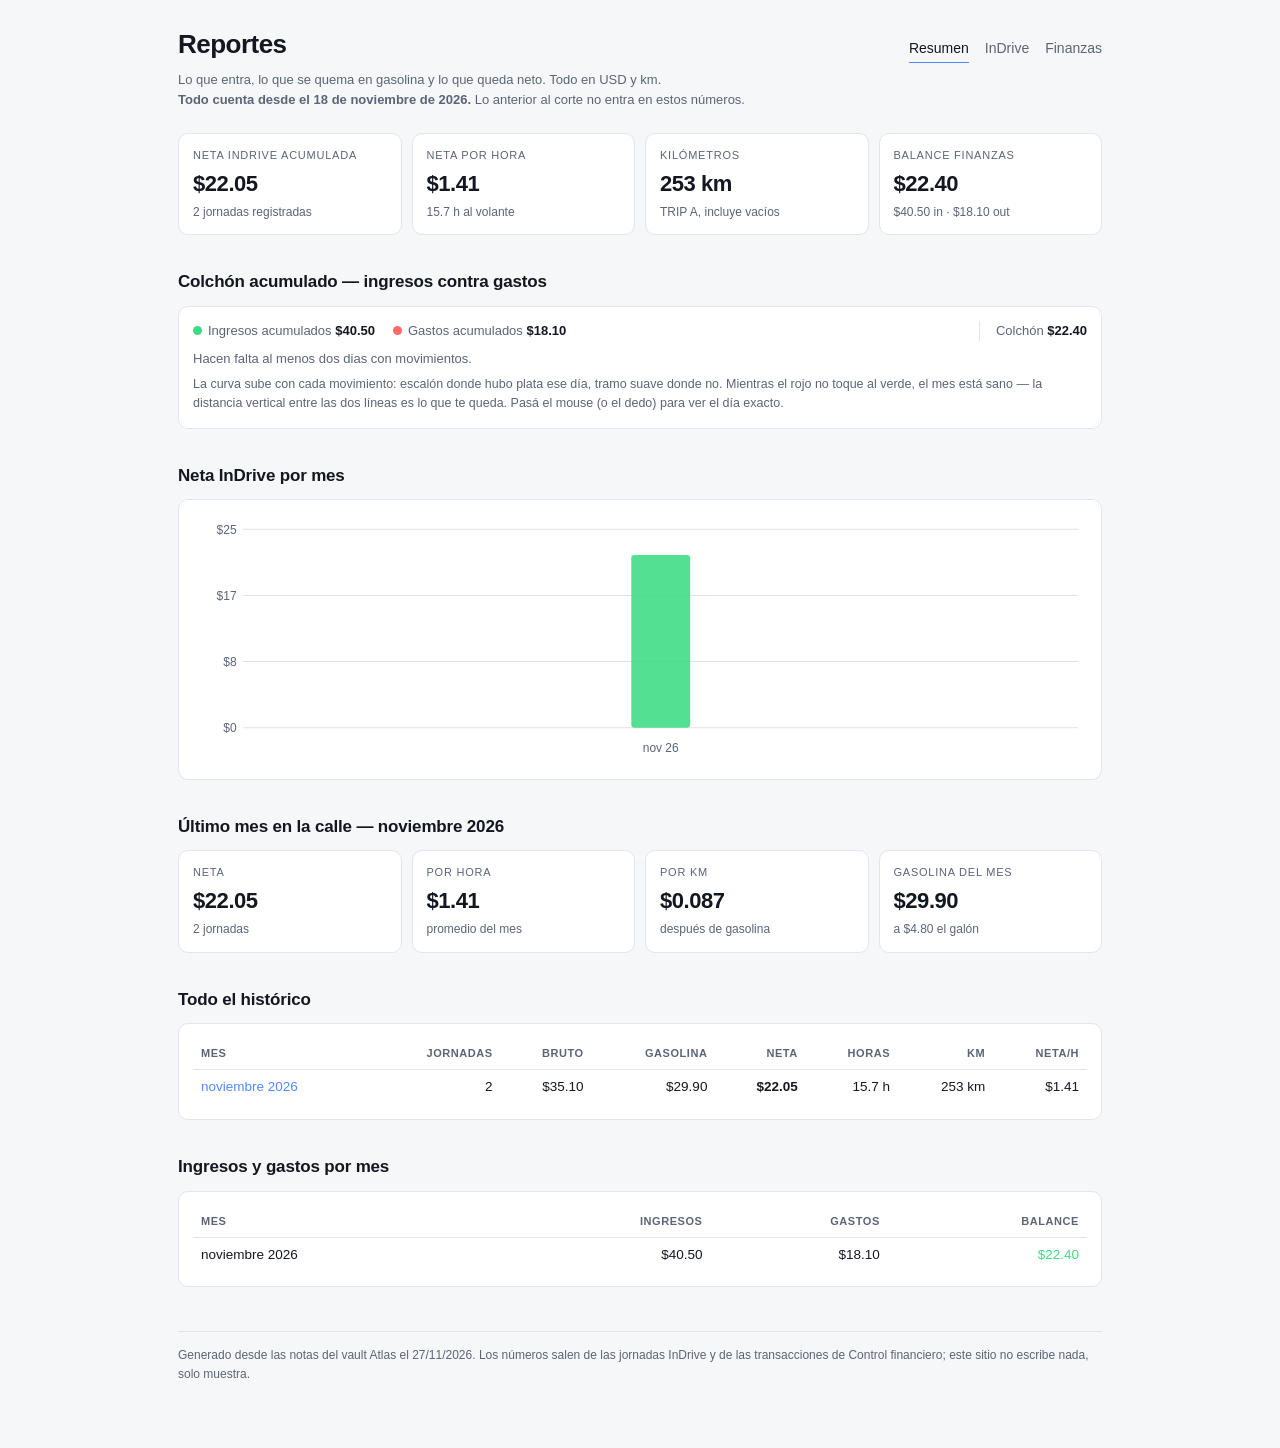
<file: index.html>
<!doctype html>
<html lang="es">
<head>
<meta charset="utf-8">
<meta name="viewport" content="width=device-width,initial-scale=1">
<title>Reportes</title>
<meta name="description" content="Reportes financieros de Victor — generados desde el vault Atlas">
<link rel="stylesheet" href="assets/reportes.css">
<script src="assets/reportes.js" defer></script>
</head>
<body>
<div class="wrap">
<header class="top">
  <h1>Reportes</h1>
  <nav><a href="index.html" class="on">Resumen</a><a href="indrive.html">InDrive</a><a href="finanzas.html">Finanzas</a></nav>
</header>
<p class="sub">Lo que entra, lo que se quema en gasolina y lo que queda neto. Todo en USD y km.<br><b>Todo cuenta desde el 18 de noviembre de 2026.</b> Lo anterior al corte no entra en estos números.</p><div class="kpis"><div class="kpi"><div class="l">Neta InDrive acumulada</div><div class="v">$22.05</div><div class="d">2 jornadas registradas</div></div><div class="kpi"><div class="l">Neta por hora</div><div class="v">$1.41</div><div class="d">15.7 h al volante</div></div><div class="kpi"><div class="l">Kilómetros</div><div class="v">253 km</div><div class="d">TRIP A, incluye vacíos</div></div><div class="kpi"><div class="l">Balance finanzas</div><div class="v">$22.40</div><div class="d">$40.50 in · $18.10 out</div></div></div><h2>Colchón acumulado — ingresos contra gastos</h2><div class="card"><div class="leyenda"><span><i class="punto verde"></i>Ingresos acumulados <b>$40.50</b></span><span><i class="punto rojo"></i>Gastos acumulados <b>$18.10</b></span><span class="hueco">Colchón <b class="pos">$22.40</b></span></div><p class="vacio">Hacen falta al menos dos dias con movimientos.</p><p class="nota">La curva sube con cada movimiento: escalón donde hubo plata ese día, tramo suave donde no. Mientras el rojo no toque al verde, el mes está sano — la distancia vertical entre las dos líneas es lo que te queda. Pasá el mouse (o el dedo) para ver el día exacto.</p></div><h2>Neta InDrive por mes</h2><div class="card"><svg viewBox="0 0 820 230" class="chart" role="img"><line x1="46" y1="196.0" x2="812" y2="196.0" stroke="currentColor" stroke-opacity=".12"/><text x="40" y="200.0" class="eje" text-anchor="end">$0</text><line x1="46" y1="135.3" x2="812" y2="135.3" stroke="currentColor" stroke-opacity=".12"/><text x="40" y="139.3" class="eje" text-anchor="end">$8</text><line x1="46" y1="74.7" x2="812" y2="74.7" stroke="currentColor" stroke-opacity=".12"/><text x="40" y="78.7" class="eje" text-anchor="end">$17</text><line x1="46" y1="14.0" x2="812" y2="14.0" stroke="currentColor" stroke-opacity=".12"/><text x="40" y="18.0" class="eje" text-anchor="end">$25</text><rect x="402.0" y="37.7" width="54.0" height="158.3" rx="3" fill="#3ddc84" opacity=".88"><title>nov 26: $22</title></rect><text x="429.0" y="218" class="eje" text-anchor="middle">nov 26</text></svg></div><h2>Último mes en la calle — noviembre 2026</h2><div class="kpis"><div class="kpi"><div class="l">Neta</div><div class="v">$22.05</div><div class="d">2 jornadas</div></div><div class="kpi"><div class="l">Por hora</div><div class="v">$1.41</div><div class="d">promedio del mes</div></div><div class="kpi"><div class="l">Por km</div><div class="v">$0.087</div><div class="d">después de gasolina</div></div><div class="kpi"><div class="l">Gasolina del mes</div><div class="v">$29.90</div><div class="d">a $4.80 el galón</div></div></div><h2>Todo el histórico</h2><div class="card"><div class="scroll"><table><thead><tr><th>Mes</th><th>Jornadas</th><th>Bruto</th><th>Gasolina</th><th>Neta</th><th>Horas</th><th>Km</th><th>Neta/h</th></tr></thead><tbody><tr><td><a href="indrive.html">noviembre 2026</a></td><td>2</td><td>$35.10</td><td>$29.90</td><td><b>$22.05</b></td><td>15.7 h</td><td>253 km</td><td>$1.41</td></tr></tbody></table></div></div><h2>Ingresos y gastos por mes</h2><div class="card"><div class="scroll"><table><thead><tr><th>Mes</th><th>Ingresos</th><th>Gastos</th><th>Balance</th></tr></thead><tbody><tr><td>noviembre 2026</td><td>$40.50</td><td>$18.10</td><td><span class="pos">$22.40</span></td></tr></tbody></table></div></div>
<footer>Generado desde las notas del vault Atlas el 27/11/2026. Los números salen de las jornadas InDrive y de las transacciones de Control financiero; este sitio no escribe nada, solo muestra.</footer>
</div>
</body>
</html>
</file>
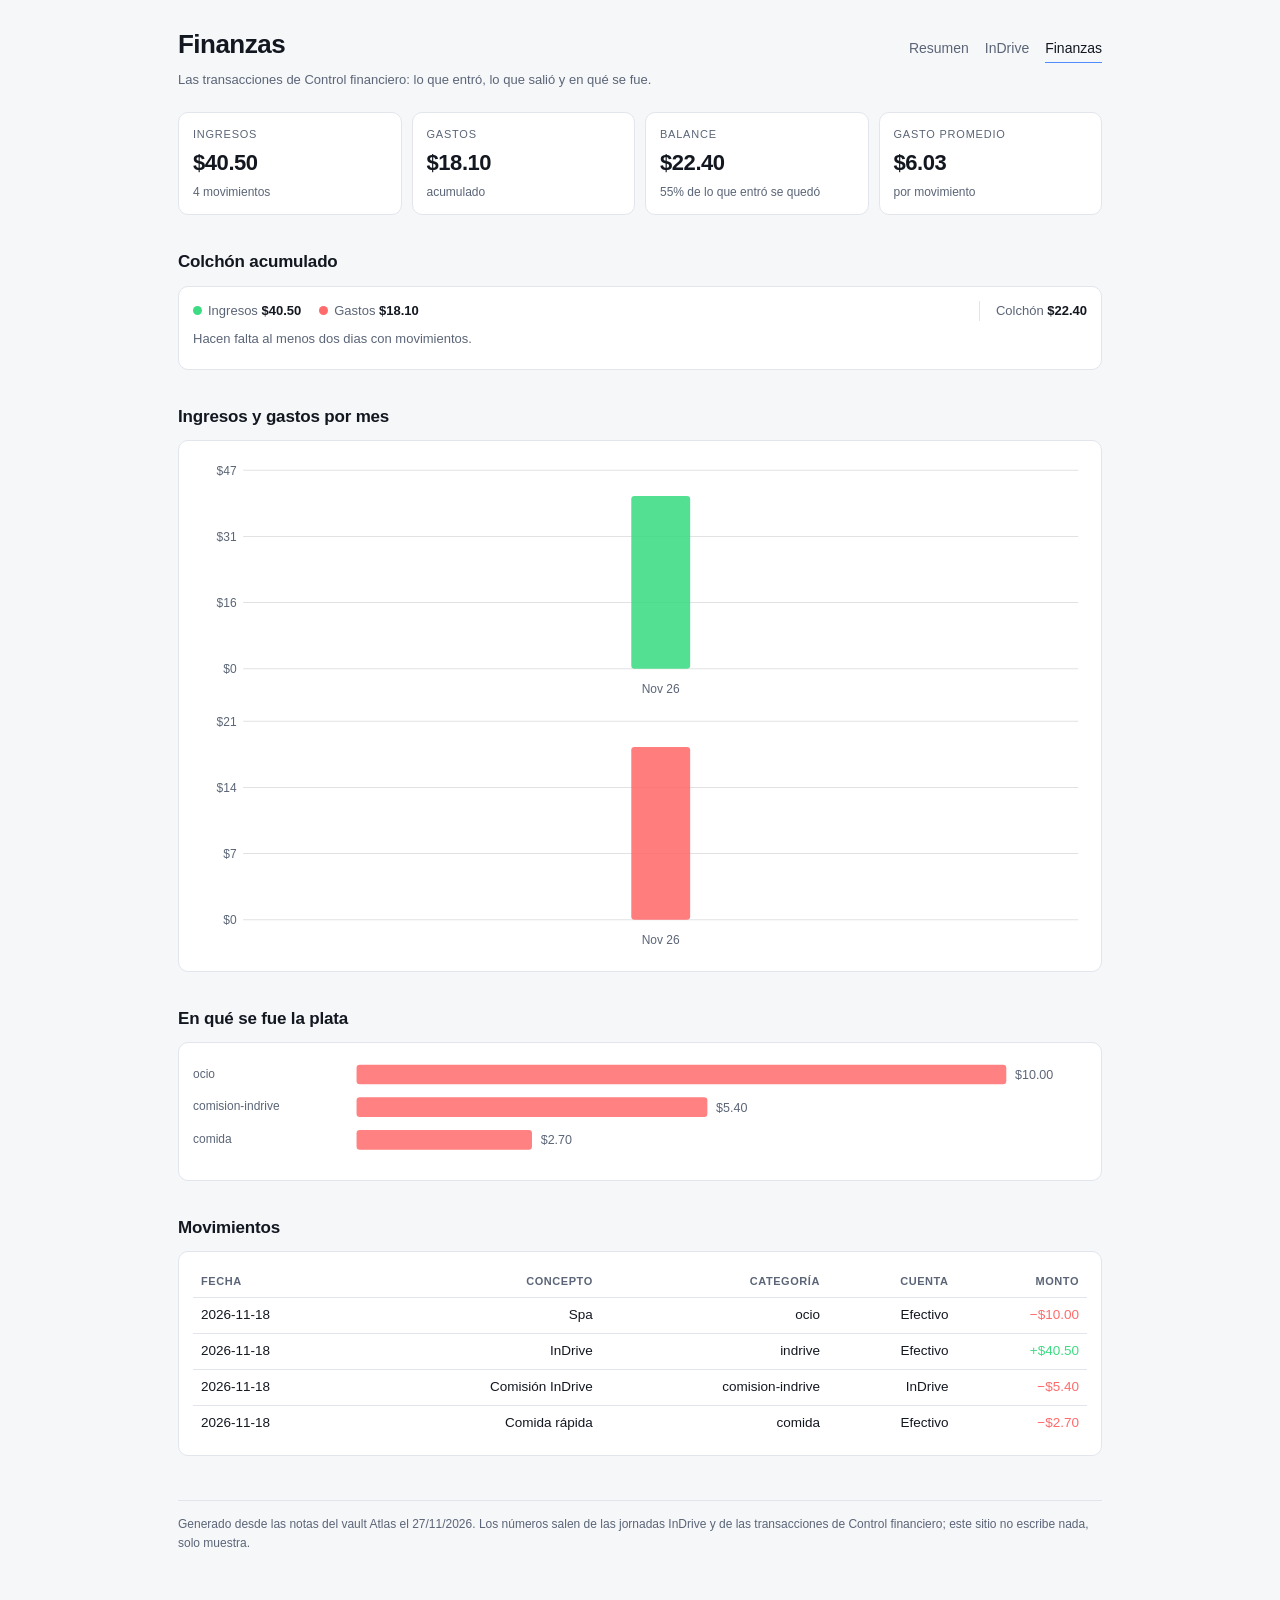
<file: finanzas.html>
<!doctype html>
<html lang="es">
<head>
<meta charset="utf-8">
<meta name="viewport" content="width=device-width,initial-scale=1">
<title>Finanzas</title>
<meta name="description" content="Reportes financieros de Victor — generados desde el vault Atlas">
<link rel="stylesheet" href="assets/reportes.css">
<script src="assets/reportes.js" defer></script>
</head>
<body>
<div class="wrap">
<header class="top">
  <h1>Finanzas</h1>
  <nav><a href="index.html">Resumen</a><a href="indrive.html">InDrive</a><a href="finanzas.html" class="on">Finanzas</a></nav>
</header>
<p class="sub">Las transacciones de Control financiero: lo que entró, lo que salió y en qué se fue.</p><div class="kpis"><div class="kpi"><div class="l">Ingresos</div><div class="v">$40.50</div><div class="d">4 movimientos</div></div><div class="kpi"><div class="l">Gastos</div><div class="v">$18.10</div><div class="d">acumulado</div></div><div class="kpi"><div class="l">Balance</div><div class="v">$22.40</div><div class="d">55% de lo que entró se quedó</div></div><div class="kpi"><div class="l">Gasto promedio</div><div class="v">$6.03</div><div class="d">por movimiento</div></div></div><h2>Colchón acumulado</h2><div class="card"><div class="leyenda"><span><i class="punto verde"></i>Ingresos <b>$40.50</b></span><span><i class="punto rojo"></i>Gastos <b>$18.10</b></span><span class="hueco">Colchón <b class="pos">$22.40</b></span></div><p class="vacio">Hacen falta al menos dos dias con movimientos.</p></div><h2>Ingresos y gastos por mes</h2><div class="card"><svg viewBox="0 0 820 230" class="chart" role="img"><line x1="46" y1="196.0" x2="812" y2="196.0" stroke="currentColor" stroke-opacity=".12"/><text x="40" y="200.0" class="eje" text-anchor="end">$0</text><line x1="46" y1="135.3" x2="812" y2="135.3" stroke="currentColor" stroke-opacity=".12"/><text x="40" y="139.3" class="eje" text-anchor="end">$16</text><line x1="46" y1="74.7" x2="812" y2="74.7" stroke="currentColor" stroke-opacity=".12"/><text x="40" y="78.7" class="eje" text-anchor="end">$31</text><line x1="46" y1="14.0" x2="812" y2="14.0" stroke="currentColor" stroke-opacity=".12"/><text x="40" y="18.0" class="eje" text-anchor="end">$47</text><rect x="402.0" y="37.7" width="54.0" height="158.3" rx="3" fill="#3ddc84" opacity=".88"><title>Nov 26: $40</title></rect><text x="429.0" y="218" class="eje" text-anchor="middle">Nov 26</text></svg><svg viewBox="0 0 820 230" class="chart" role="img"><line x1="46" y1="196.0" x2="812" y2="196.0" stroke="currentColor" stroke-opacity=".12"/><text x="40" y="200.0" class="eje" text-anchor="end">$0</text><line x1="46" y1="135.3" x2="812" y2="135.3" stroke="currentColor" stroke-opacity=".12"/><text x="40" y="139.3" class="eje" text-anchor="end">$7</text><line x1="46" y1="74.7" x2="812" y2="74.7" stroke="currentColor" stroke-opacity=".12"/><text x="40" y="78.7" class="eje" text-anchor="end">$14</text><line x1="46" y1="14.0" x2="812" y2="14.0" stroke="currentColor" stroke-opacity=".12"/><text x="40" y="18.0" class="eje" text-anchor="end">$21</text><rect x="402.0" y="37.7" width="54.0" height="158.3" rx="3" fill="#ff6b6b" opacity=".88"><title>Nov 26: $18</title></rect><text x="429.0" y="218" class="eje" text-anchor="middle">Nov 26</text></svg></div><h2>En qué se fue la plata</h2><div class="card"><svg viewBox="0 0 820 100" class="chart" role="img"><text x="0" y="19" class="eje">ocio</text><rect x="150" y="7" width="596.0" height="18" rx="3" fill="#ff6b6b" opacity=".85"><title>ocio: $10.00</title></rect><text x="754.0" y="20" class="eje valor">$10.00</text><text x="0" y="49" class="eje">comision-indrive</text><rect x="150" y="37" width="321.8" height="18" rx="3" fill="#ff6b6b" opacity=".85"><title>comision-indrive: $5.40</title></rect><text x="479.8" y="50" class="eje valor">$5.40</text><text x="0" y="79" class="eje">comida</text><rect x="150" y="67" width="160.9" height="18" rx="3" fill="#ff6b6b" opacity=".85"><title>comida: $2.70</title></rect><text x="318.9" y="80" class="eje valor">$2.70</text></svg></div><h2>Movimientos</h2><div class="card"><div class="scroll"><table><thead><tr><th>Fecha</th><th>Concepto</th><th>Categoría</th><th>Cuenta</th><th>Monto</th></tr></thead><tbody><tr><td>2026-11-18</td><td>Spa</td><td>ocio</td><td>Efectivo</td><td><span class="neg">−$10.00</span></td></tr><tr><td>2026-11-18</td><td>InDrive</td><td>indrive</td><td>Efectivo</td><td><span class="pos">+$40.50</span></td></tr><tr><td>2026-11-18</td><td>Comisión InDrive</td><td>comision-indrive</td><td>InDrive</td><td><span class="neg">−$5.40</span></td></tr><tr><td>2026-11-18</td><td>Comida rápida</td><td>comida</td><td>Efectivo</td><td><span class="neg">−$2.70</span></td></tr></tbody></table></div></div>
<footer>Generado desde las notas del vault Atlas el 27/11/2026. Los números salen de las jornadas InDrive y de las transacciones de Control financiero; este sitio no escribe nada, solo muestra.</footer>
</div>
</body>
</html>
</file>
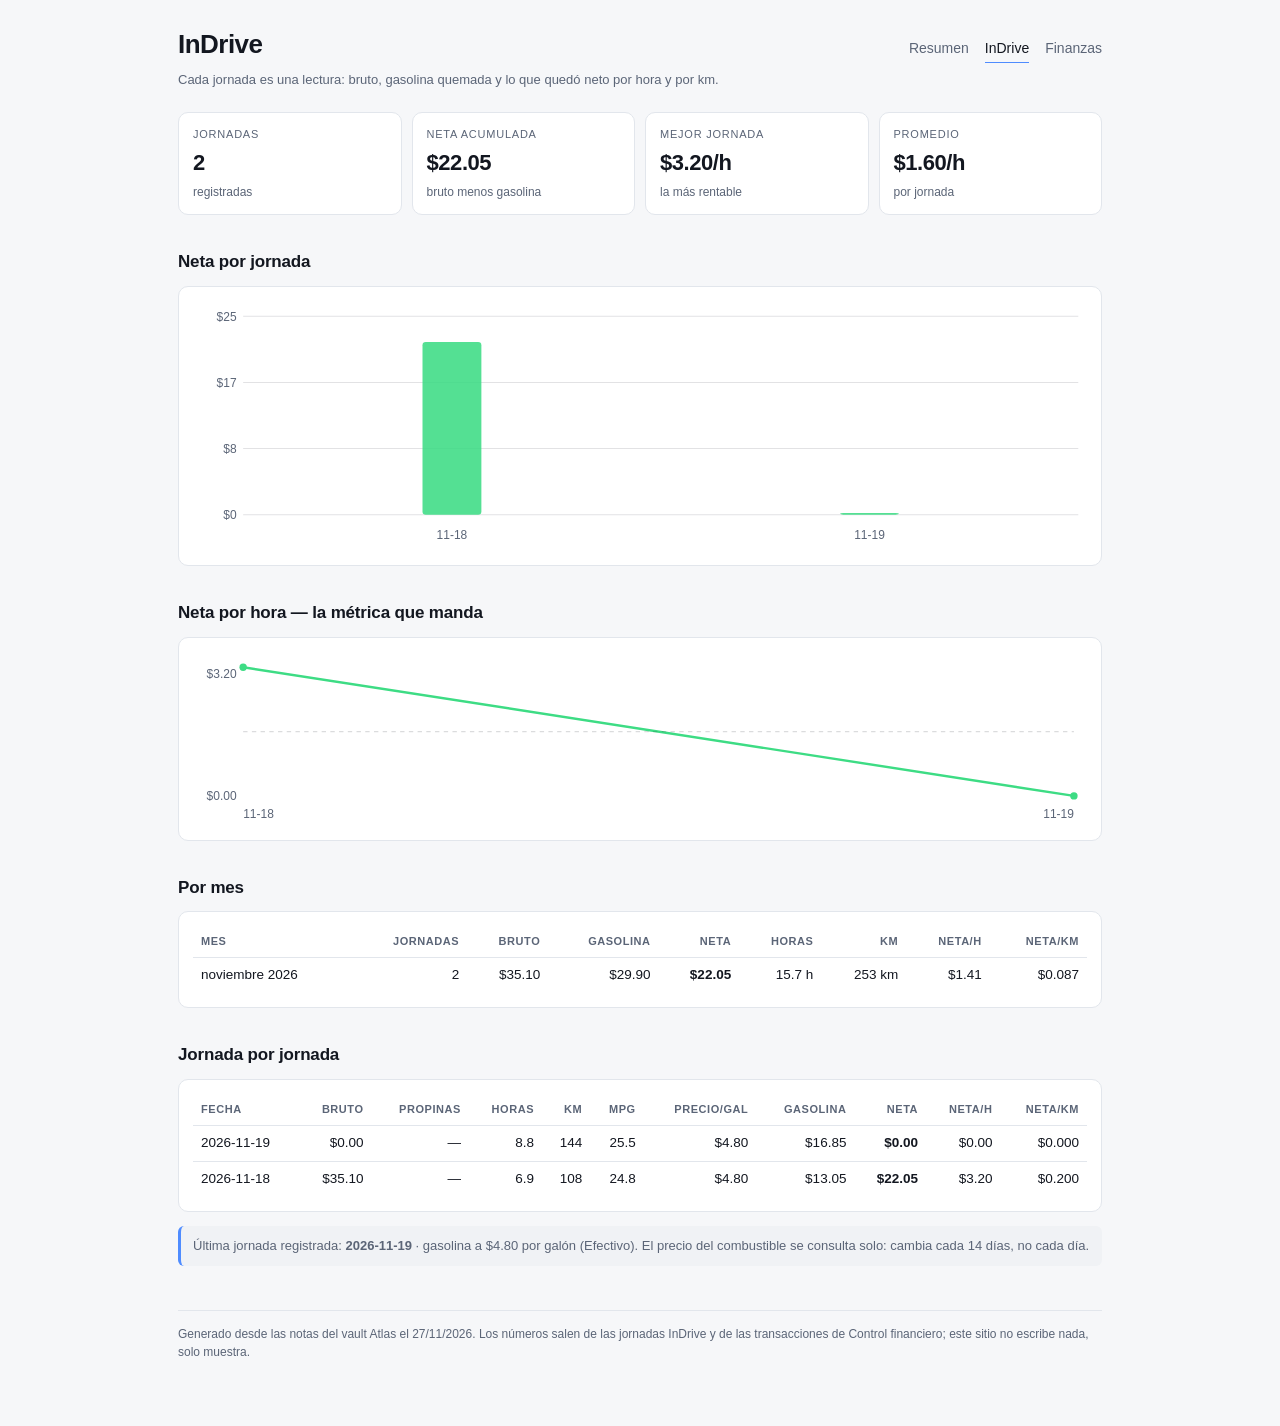
<file: indrive.html>
<!doctype html>
<html lang="es">
<head>
<meta charset="utf-8">
<meta name="viewport" content="width=device-width,initial-scale=1">
<title>InDrive</title>
<meta name="description" content="Reportes financieros de Victor — generados desde el vault Atlas">
<link rel="stylesheet" href="assets/reportes.css">
<script src="assets/reportes.js" defer></script>
</head>
<body>
<div class="wrap">
<header class="top">
  <h1>InDrive</h1>
  <nav><a href="index.html">Resumen</a><a href="indrive.html" class="on">InDrive</a><a href="finanzas.html">Finanzas</a></nav>
</header>
<p class="sub">Cada jornada es una lectura: bruto, gasolina quemada y lo que quedó neto por hora y por km.</p><div class="kpis"><div class="kpi"><div class="l">Jornadas</div><div class="v">2</div><div class="d">registradas</div></div><div class="kpi"><div class="l">Neta acumulada</div><div class="v">$22.05</div><div class="d">bruto menos gasolina</div></div><div class="kpi"><div class="l">Mejor jornada</div><div class="v">$3.20/h</div><div class="d">la más rentable</div></div><div class="kpi"><div class="l">Promedio</div><div class="v">$1.60/h</div><div class="d">por jornada</div></div></div><h2>Neta por jornada</h2><div class="card"><svg viewBox="0 0 820 230" class="chart" role="img"><line x1="46" y1="196.0" x2="812" y2="196.0" stroke="currentColor" stroke-opacity=".12"/><text x="40" y="200.0" class="eje" text-anchor="end">$0</text><line x1="46" y1="135.3" x2="812" y2="135.3" stroke="currentColor" stroke-opacity=".12"/><text x="40" y="139.3" class="eje" text-anchor="end">$8</text><line x1="46" y1="74.7" x2="812" y2="74.7" stroke="currentColor" stroke-opacity=".12"/><text x="40" y="78.7" class="eje" text-anchor="end">$17</text><line x1="46" y1="14.0" x2="812" y2="14.0" stroke="currentColor" stroke-opacity=".12"/><text x="40" y="18.0" class="eje" text-anchor="end">$25</text><rect x="210.5" y="37.7" width="54.0" height="158.3" rx="3" fill="#3ddc84" opacity=".88"><title>11-18: $22</title></rect><text x="237.5" y="218" class="eje" text-anchor="middle">11-18</text><rect x="593.5" y="194.5" width="54.0" height="1.5" rx="3" fill="#3ddc84" opacity=".88"><title>11-19: $0</title></rect><text x="620.5" y="218" class="eje" text-anchor="middle">11-19</text></svg></div><h2>Neta por hora — la métrica que manda</h2><div class="card"><svg viewBox="0 0 820 160" class="chart" role="img"><path d="M46.0 14.0 L808.0 132.0" fill="none" stroke="#3ddc84" stroke-width="2.2" stroke-linejoin="round"/><line x1="46" y1="73" x2="808" y2="73" stroke="currentColor" stroke-opacity=".15" stroke-dasharray="4 4"/><circle cx="46.0" cy="14.0" r="3.4" fill="#3ddc84"><title>11-18: $3.20</title></circle><circle cx="808.0" cy="132.0" r="3.4" fill="#3ddc84"><title>11-19: $0.00</title></circle><text x="40" y="136" class="eje" text-anchor="end">$0.00</text><text x="40" y="24" class="eje" text-anchor="end">$3.20</text><text x="46" y="152" class="eje">11-18</text><text x="808" y="152" class="eje" text-anchor="end">11-19</text></svg></div><h2>Por mes</h2><div class="card"><div class="scroll"><table><thead><tr><th>Mes</th><th>Jornadas</th><th>Bruto</th><th>Gasolina</th><th>Neta</th><th>Horas</th><th>Km</th><th>Neta/h</th><th>Neta/km</th></tr></thead><tbody><tr><td>noviembre 2026</td><td>2</td><td>$35.10</td><td>$29.90</td><td><b>$22.05</b></td><td>15.7 h</td><td>253 km</td><td>$1.41</td><td>$0.087</td></tr></tbody></table></div></div><h2>Jornada por jornada</h2><div class="card"><div class="scroll"><table><thead><tr><th>Fecha</th><th>Bruto</th><th>Propinas</th><th>Horas</th><th>Km</th><th>MPG</th><th>Precio/gal</th><th>Gasolina</th><th>Neta</th><th>Neta/h</th><th>Neta/km</th></tr></thead><tbody><tr><td>2026-11-19</td><td>$0.00</td><td>—</td><td>8.8</td><td>144</td><td>25.5</td><td>$4.80</td><td>$16.85</td><td><b>$0.00</b></td><td>$0.00</td><td>$0.000</td></tr><tr><td>2026-11-18</td><td>$35.10</td><td>—</td><td>6.9</td><td>108</td><td>24.8</td><td>$4.80</td><td>$13.05</td><td><b>$22.05</b></td><td>$3.20</td><td>$0.200</td></tr></tbody></table></div></div><div class="aviso">Última jornada registrada: <b>2026-11-19</b> · gasolina a $4.80 por galón (Efectivo). El precio del combustible se consulta solo: cambia cada 14 días, no cada día.</div>
<footer>Generado desde las notas del vault Atlas el 27/11/2026. Los números salen de las jornadas InDrive y de las transacciones de Control financiero; este sitio no escribe nada, solo muestra.</footer>
</div>
</body>
</html>
</file>
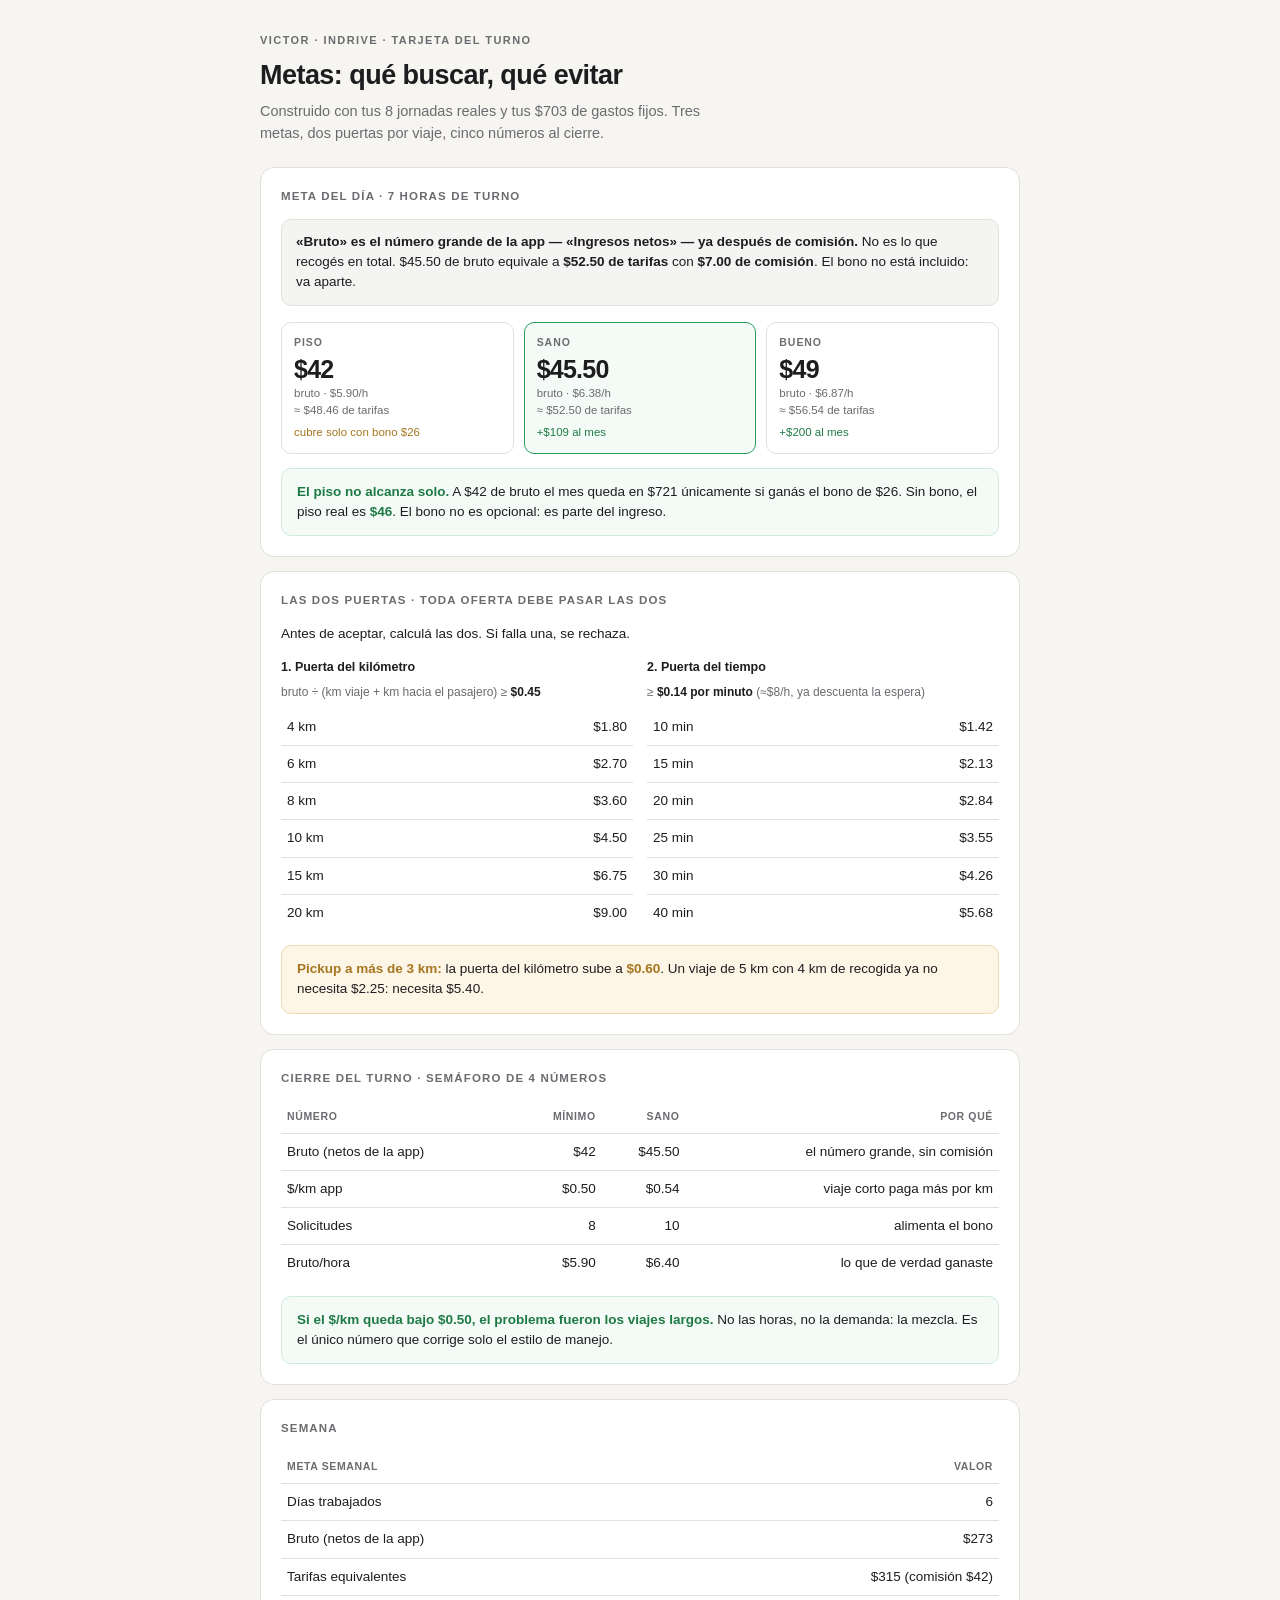
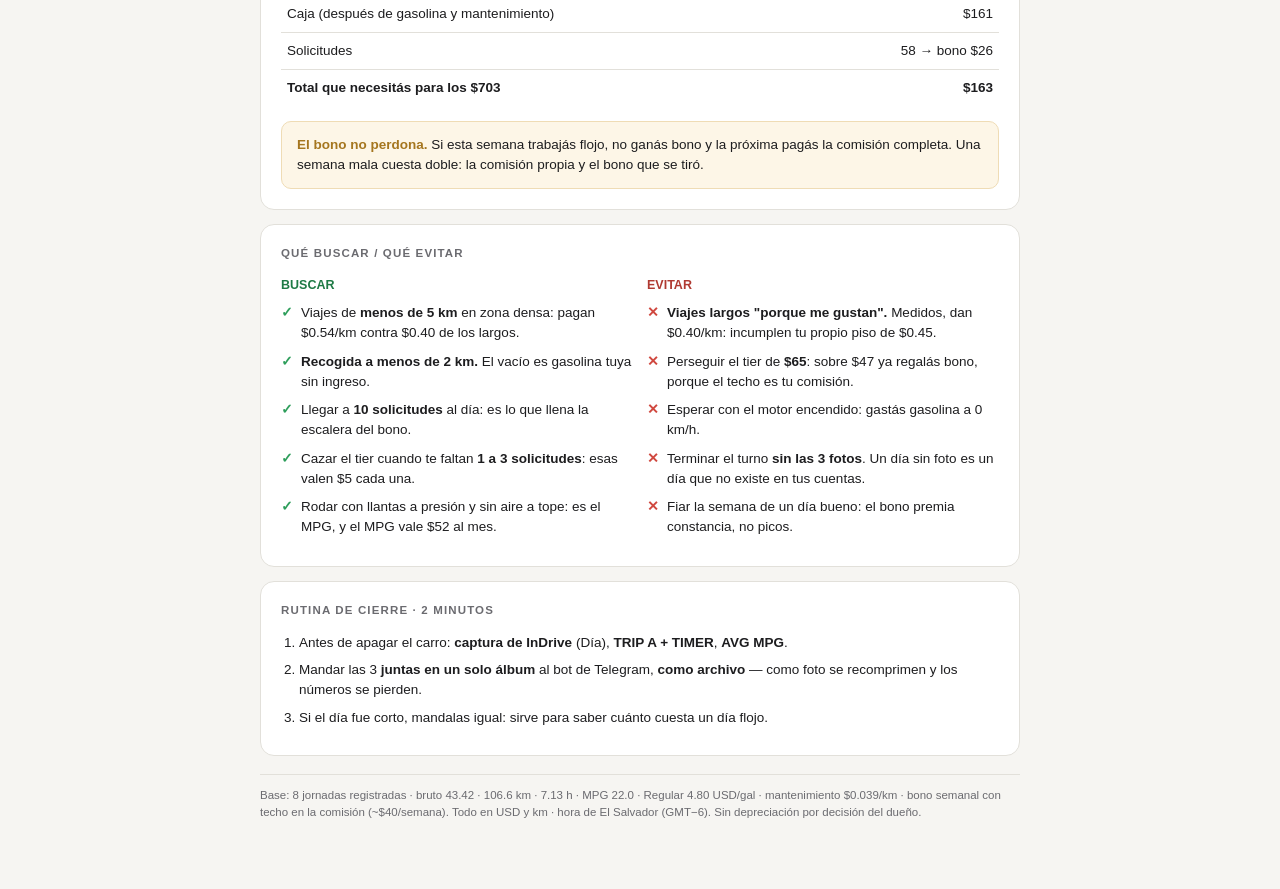
<file: metas.html>
<!DOCTYPE html>
<html lang="es">
<head>
<meta charset="utf-8">
<meta name="viewport" content="width=device-width, initial-scale=1">
<title>InDrive — metas del turno</title>
<link rel="icon" href="data:image/svg+xml,%3Csvg xmlns='http://www.w3.org/2000/svg' viewBox='0 0 32 32'%3E%3Crect width='32' height='32' rx='8' fill='%23f6f5f2'/%3E%3Ccircle cx='16' cy='16' r='7' fill='%232e9e5b'/%3E%3C/svg%3E">
<style>
  :root{
    --bg:#f6f5f2; --card:#fff; --ink:#1d1d1f; --muted:#6b6b70;
    --line:#e2e0da; --ok:#2e9e5b; --bad:#d0483f; --warn:#d99423;
  }
  *{box-sizing:border-box}
  body{margin:0;padding:32px 16px 56px;background:var(--bg);color:var(--ink);
    font-family:-apple-system,BlinkMacSystemFont,"Segoe UI",Roboto,Helvetica,Arial,sans-serif;
    -webkit-font-smoothing:antialiased;line-height:1.5}
  .wrap{max-width:760px;margin:0 auto}
  .kicker{font-size:11px;letter-spacing:.13em;text-transform:uppercase;color:var(--muted);margin:0 0 6px;font-weight:600}
  h1{font-size:27px;margin:0 0 6px;letter-spacing:-.02em;font-weight:750}
  .sub{color:var(--muted);font-size:14.5px;margin:0 0 22px;max-width:58ch}
  .card{background:var(--card);border:1px solid var(--line);border-radius:14px;padding:20px;margin:14px 0}
  h2{font-size:11.5px;letter-spacing:.1em;text-transform:uppercase;color:var(--muted);margin:0 0 14px;font-weight:650}
  .tiers{display:grid;grid-template-columns:repeat(3,1fr);gap:10px}
  .tier{border:1px solid var(--line);border-radius:10px;padding:12px}
  .tier.hi{border-color:var(--ok);background:#f4fbf6}
  .tier .lbl{font-size:10.5px;letter-spacing:.09em;text-transform:uppercase;color:var(--muted);font-weight:650}
  .tier .n{font-size:25px;font-weight:750;letter-spacing:-.03em;font-variant-numeric:tabular-nums;line-height:1.15;margin:5px 0 1px}
  .tier .d{font-size:11.5px;color:var(--muted);font-variant-numeric:tabular-nums}
  table{width:100%;border-collapse:collapse;font-size:13.5px;font-variant-numeric:tabular-nums}
  th,td{text-align:right;padding:8px 6px;border-bottom:1px solid var(--line)}
  th:first-child,td:first-child{text-align:left}
  th{font-size:10.5px;letter-spacing:.06em;text-transform:uppercase;color:var(--muted);font-weight:650}
  tr:last-child td{border-bottom:none}
  .two{display:grid;grid-template-columns:1fr 1fr;gap:14px}
  ul{margin:0;padding:0;list-style:none}
  li{position:relative;padding-left:20px;margin:8px 0;font-size:13.5px}
  li::before{position:absolute;left:0;top:0;font-weight:700}
  .go li::before{content:"✓";color:var(--ok)}
  .no li::before{content:"✕";color:var(--bad)}
  .box{background:#f4fbf6;border:1px solid #cfe9da;border-radius:10px;padding:13px 15px;font-size:13.5px;margin-top:14px}
  .box b{color:#1e7a45}
  .warn{background:#fdf6e7;border-color:#efdcb5}
  .warn b{color:#a5761f}
  ol{margin:0;padding-left:18px;font-size:13.5px}
  ol li{margin:7px 0;padding-left:0}
  ol li::before{content:none}
  .foot{font-size:11.5px;color:var(--muted);border-top:1px solid var(--line);margin-top:18px;padding-top:12px}
  @media (max-width:560px){.tiers{grid-template-columns:1fr}.two{grid-template-columns:1fr}}
  @media print{body{background:#fff;padding:0}.card{break-inside:avoid}}
</style>
</head>
<body>
<div class="wrap">

<p class="kicker">Victor · InDrive · tarjeta del turno</p>
<h1>Metas: qué buscar, qué evitar</h1>
<p class="sub">Construido con tus 8 jornadas reales y tus $703 de gastos fijos. Tres metas, dos puertas por viaje, cinco números al cierre.</p>

<div class="card">
  <h2>Meta del día · 7 horas de turno</h2>
  <p style="margin:0 0 16px;font-size:13.5px;background:#f4f4f2;border:1px solid #e2e0da;border-radius:10px;padding:12px 14px">
    <strong>«Bruto» es el número grande de la app — «Ingresos netos» — ya después de comisión.</strong>
    No es lo que recogés en total. $45.50 de bruto equivale a <strong>$52.50 de tarifas</strong> con <strong>$7.00 de comisión</strong>. El bono no está incluido: va aparte.
  </p>
  <div class="tiers">
    <div class="tier">
      <div class="lbl">Piso</div>
      <div class="n">$42</div>
      <div class="d">bruto · $5.90/h</div>
      <div class="d">≈ $48.46 de tarifas</div>
      <div class="d" style="margin-top:4px;color:#a5761f">cubre solo con bono $26</div>
    </div>
    <div class="tier hi">
      <div class="lbl">Sano</div>
      <div class="n">$45.50</div>
      <div class="d">bruto · $6.38/h</div>
      <div class="d">≈ $52.50 de tarifas</div>
      <div class="d" style="margin-top:4px;color:#1e7a45">+$109 al mes</div>
    </div>
    <div class="tier">
      <div class="lbl">Bueno</div>
      <div class="n">$49</div>
      <div class="d">bruto · $6.87/h</div>
      <div class="d">≈ $56.54 de tarifas</div>
      <div class="d" style="margin-top:4px;color:#1e7a45">+$200 al mes</div>
    </div>
  </div>
  <div class="box"><b>El piso no alcanza solo.</b> A $42 de bruto el mes queda en $721 únicamente si ganás el bono de $26. Sin bono, el piso real es <b>$46</b>. El bono no es opcional: es parte del ingreso.</div>
</div>

<div class="card">
  <h2>Las dos puertas · toda oferta debe pasar las dos</h2>
  <p style="margin:0 0 14px;font-size:13.5px">Antes de aceptar, calculá las dos. Si falla una, se rechaza.</p>
  <div class="two">
    <div>
      <div style="font-size:12.5px;font-weight:700;margin-bottom:6px">1. Puerta del kilómetro</div>
      <div style="font-size:12px;color:var(--muted);margin-bottom:8px">bruto ÷ (km viaje + km hacia el pasajero) ≥ <b style="color:var(--ink)">$0.45</b></div>
      <table>
        <tr><td>4 km</td><td>$1.80</td></tr>
        <tr><td>6 km</td><td>$2.70</td></tr>
        <tr><td>8 km</td><td>$3.60</td></tr>
        <tr><td>10 km</td><td>$4.50</td></tr>
        <tr><td>15 km</td><td>$6.75</td></tr>
        <tr><td>20 km</td><td>$9.00</td></tr>
      </table>
    </div>
    <div>
      <div style="font-size:12.5px;font-weight:700;margin-bottom:6px">2. Puerta del tiempo</div>
      <div style="font-size:12px;color:var(--muted);margin-bottom:8px">≥ <b style="color:var(--ink)">$0.14 por minuto</b> (≈$8/h, ya descuenta la espera)</div>
      <table>
        <tr><td>10 min</td><td>$1.42</td></tr>
        <tr><td>15 min</td><td>$2.13</td></tr>
        <tr><td>20 min</td><td>$2.84</td></tr>
        <tr><td>25 min</td><td>$3.55</td></tr>
        <tr><td>30 min</td><td>$4.26</td></tr>
        <tr><td>40 min</td><td>$5.68</td></tr>
      </table>
    </div>
  </div>
  <div class="box warn"><b>Pickup a más de 3 km:</b> la puerta del kilómetro sube a <b>$0.60</b>. Un viaje de 5 km con 4 km de recogida ya no necesita $2.25: necesita $5.40.</div>
</div>

<div class="card">
  <h2>Cierre del turno · semáforo de 4 números</h2>
  <table>
    <thead><tr><th>Número</th><th>Mínimo</th><th>Sano</th><th>Por qué</th></tr></thead>
    <tbody>
      <tr><td>Bruto (netos de la app)</td><td>$42</td><td>$45.50</td><td>el número grande, sin comisión</td></tr>
      <tr><td>$/km app</td><td>$0.50</td><td>$0.54</td><td>viaje corto paga más por km</td></tr>
      <tr><td>Solicitudes</td><td>8</td><td>10</td><td>alimenta el bono</td></tr>
      <tr><td>Bruto/hora</td><td>$5.90</td><td>$6.40</td><td>lo que de verdad ganaste</td></tr>
    </tbody>
  </table>
  <div class="box"><b>Si el $/km queda bajo $0.50, el problema fueron los viajes largos.</b> No las horas, no la demanda: la mezcla. Es el único número que corrige solo el estilo de manejo.</div>
</div>

<div class="card">
  <h2>Semana</h2>
  <table>
    <thead><tr><th>Meta semanal</th><th>Valor</th></tr></thead>
    <tbody>
      <tr><td>Días trabajados</td><td>6</td></tr>
      <tr><td>Bruto (netos de la app)</td><td>$273</td></tr>
      <tr><td>Tarifas equivalentes</td><td>$315 (comisión $42)</td></tr>
      <tr><td>Caja (después de gasolina y mantenimiento)</td><td>$161</td></tr>
      <tr><td>Solicitudes</td><td>58 → bono $26</td></tr>
      <tr><td><strong>Total que necesitás para los $703</strong></td><td><strong>$163</strong></td></tr>
    </tbody>
  </table>
  <div class="box warn"><b>El bono no perdona.</b> Si esta semana trabajás flojo, no ganás bono y la próxima pagás la comisión completa. Una semana mala cuesta doble: la comisión propia y el bono que se tiró.</div>
</div>

<div class="card">
  <h2>Qué buscar / qué evitar</h2>
  <div class="two">
    <div>
      <div style="font-size:12.5px;font-weight:700;margin-bottom:4px;color:#1e7a45">BUSCAR</div>
      <ul class="go">
        <li>Viajes de <strong>menos de 5 km</strong> en zona densa: pagan $0.54/km contra $0.40 de los largos.</li>
        <li><strong>Recogida a menos de 2 km.</strong> El vacío es gasolina tuya sin ingreso.</li>
        <li>Llegar a <strong>10 solicitudes</strong> al día: es lo que llena la escalera del bono.</li>
        <li>Cazar el tier cuando te faltan <strong>1 a 3 solicitudes</strong>: esas valen $5 cada una.</li>
        <li>Rodar con llantas a presión y sin aire a tope: es el MPG, y el MPG vale $52 al mes.</li>
      </ul>
    </div>
    <div>
      <div style="font-size:12.5px;font-weight:700;margin-bottom:4px;color:#b03a32">EVITAR</div>
      <ul class="no">
        <li><strong>Viajes largos "porque me gustan".</strong> Medidos, dan $0.40/km: incumplen tu propio piso de $0.45.</li>
        <li>Perseguir el tier de <strong>$65</strong>: sobre $47 ya regalás bono, porque el techo es tu comisión.</li>
        <li>Esperar con el motor encendido: gastás gasolina a 0 km/h.</li>
        <li>Terminar el turno <strong>sin las 3 fotos</strong>. Un día sin foto es un día que no existe en tus cuentas.</li>
        <li>Fiar la semana de un día bueno: el bono premia constancia, no picos.</li>
      </ul>
    </div>
  </div>
</div>

<div class="card">
  <h2>Rutina de cierre · 2 minutos</h2>
  <ol>
    <li>Antes de apagar el carro: <strong>captura de InDrive</strong> (Día), <strong>TRIP A + TIMER</strong>, <strong>AVG MPG</strong>.</li>
    <li>Mandar las 3 <strong>juntas en un solo álbum</strong> al bot de Telegram, <strong>como archivo</strong> — como foto se recomprimen y los números se pierden.</li>
    <li>Si el día fue corto, mandalas igual: sirve para saber cuánto cuesta un día flojo.</li>
  </ol>
</div>

<p class="foot">Base: 8 jornadas registradas · bruto 43.42 · 106.6 km · 7.13 h · MPG 22.0 · Regular 4.80 USD/gal · mantenimiento $0.039/km · bono semanal con techo en la comisión (~$40/semana). Todo en USD y km · hora de El Salvador (GMT−6). Sin depreciación por decisión del dueño.</p>

</div>
</body>
</html>
</file>
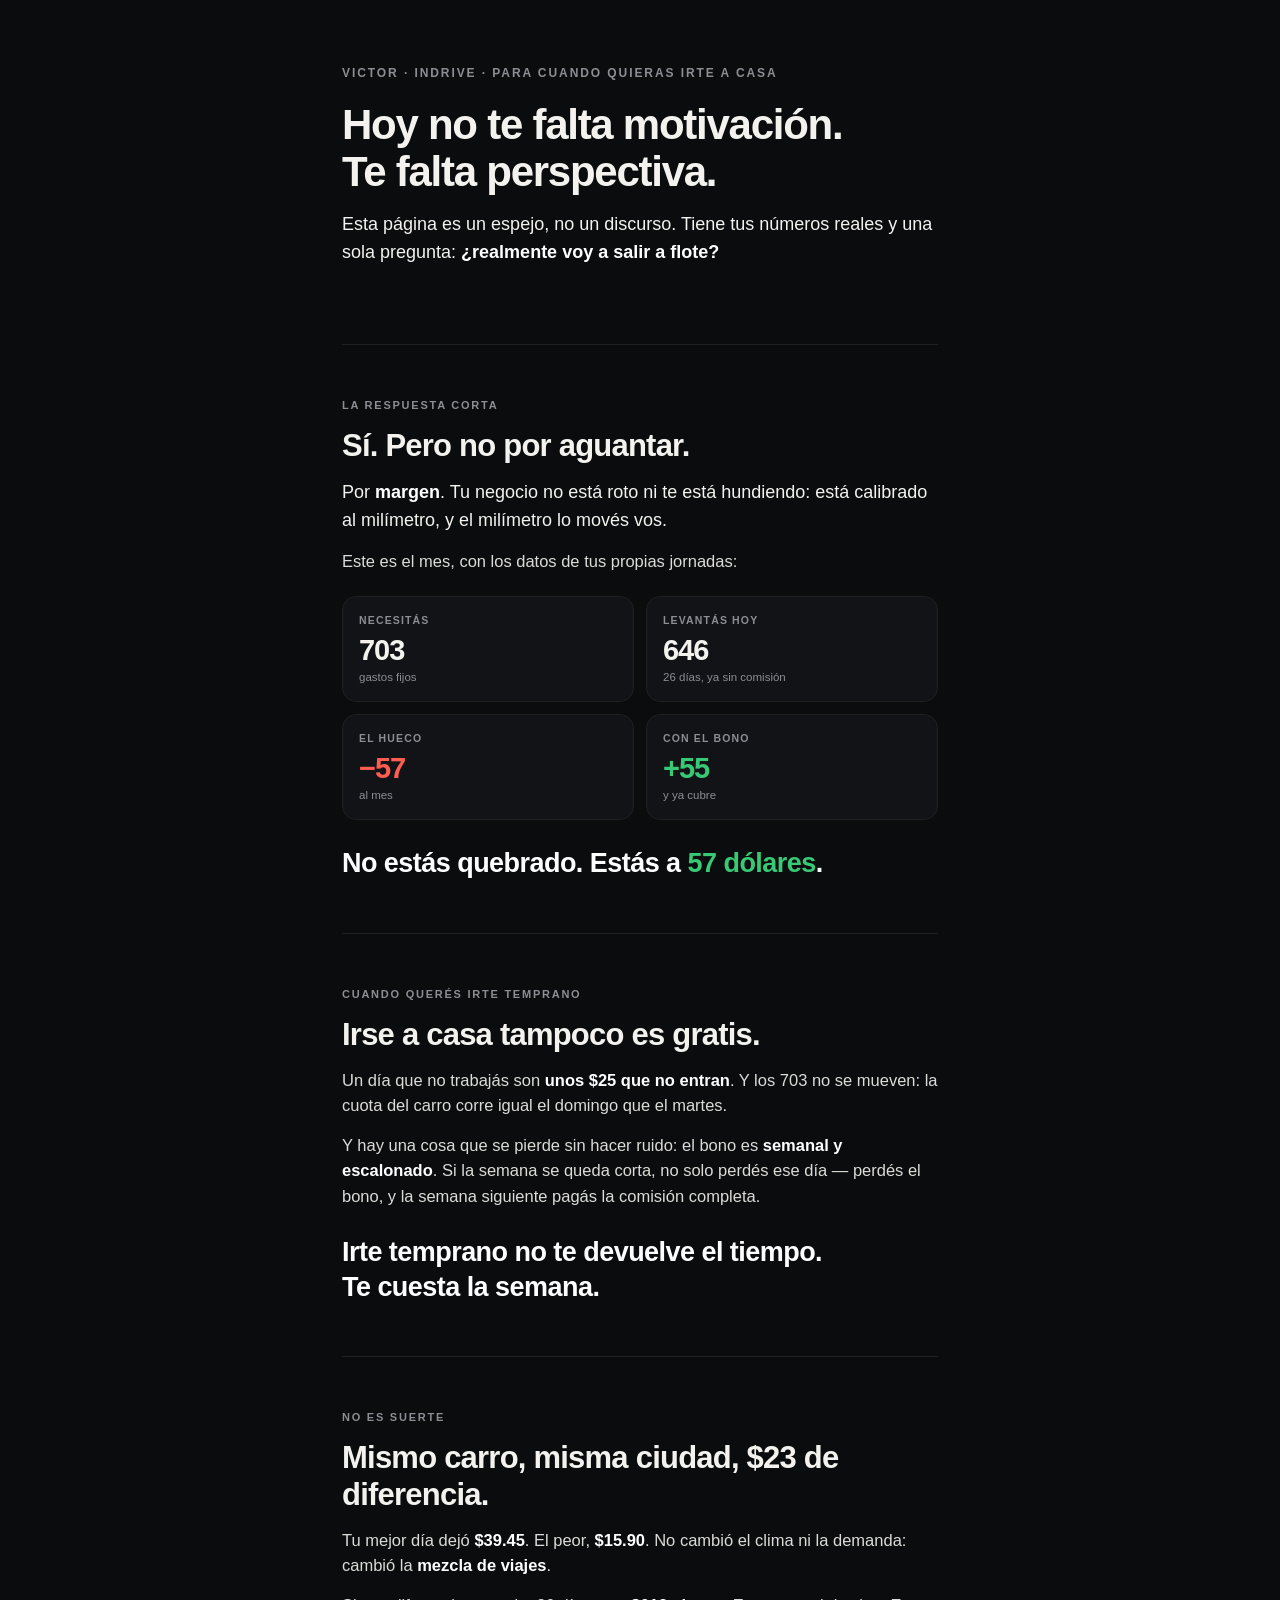
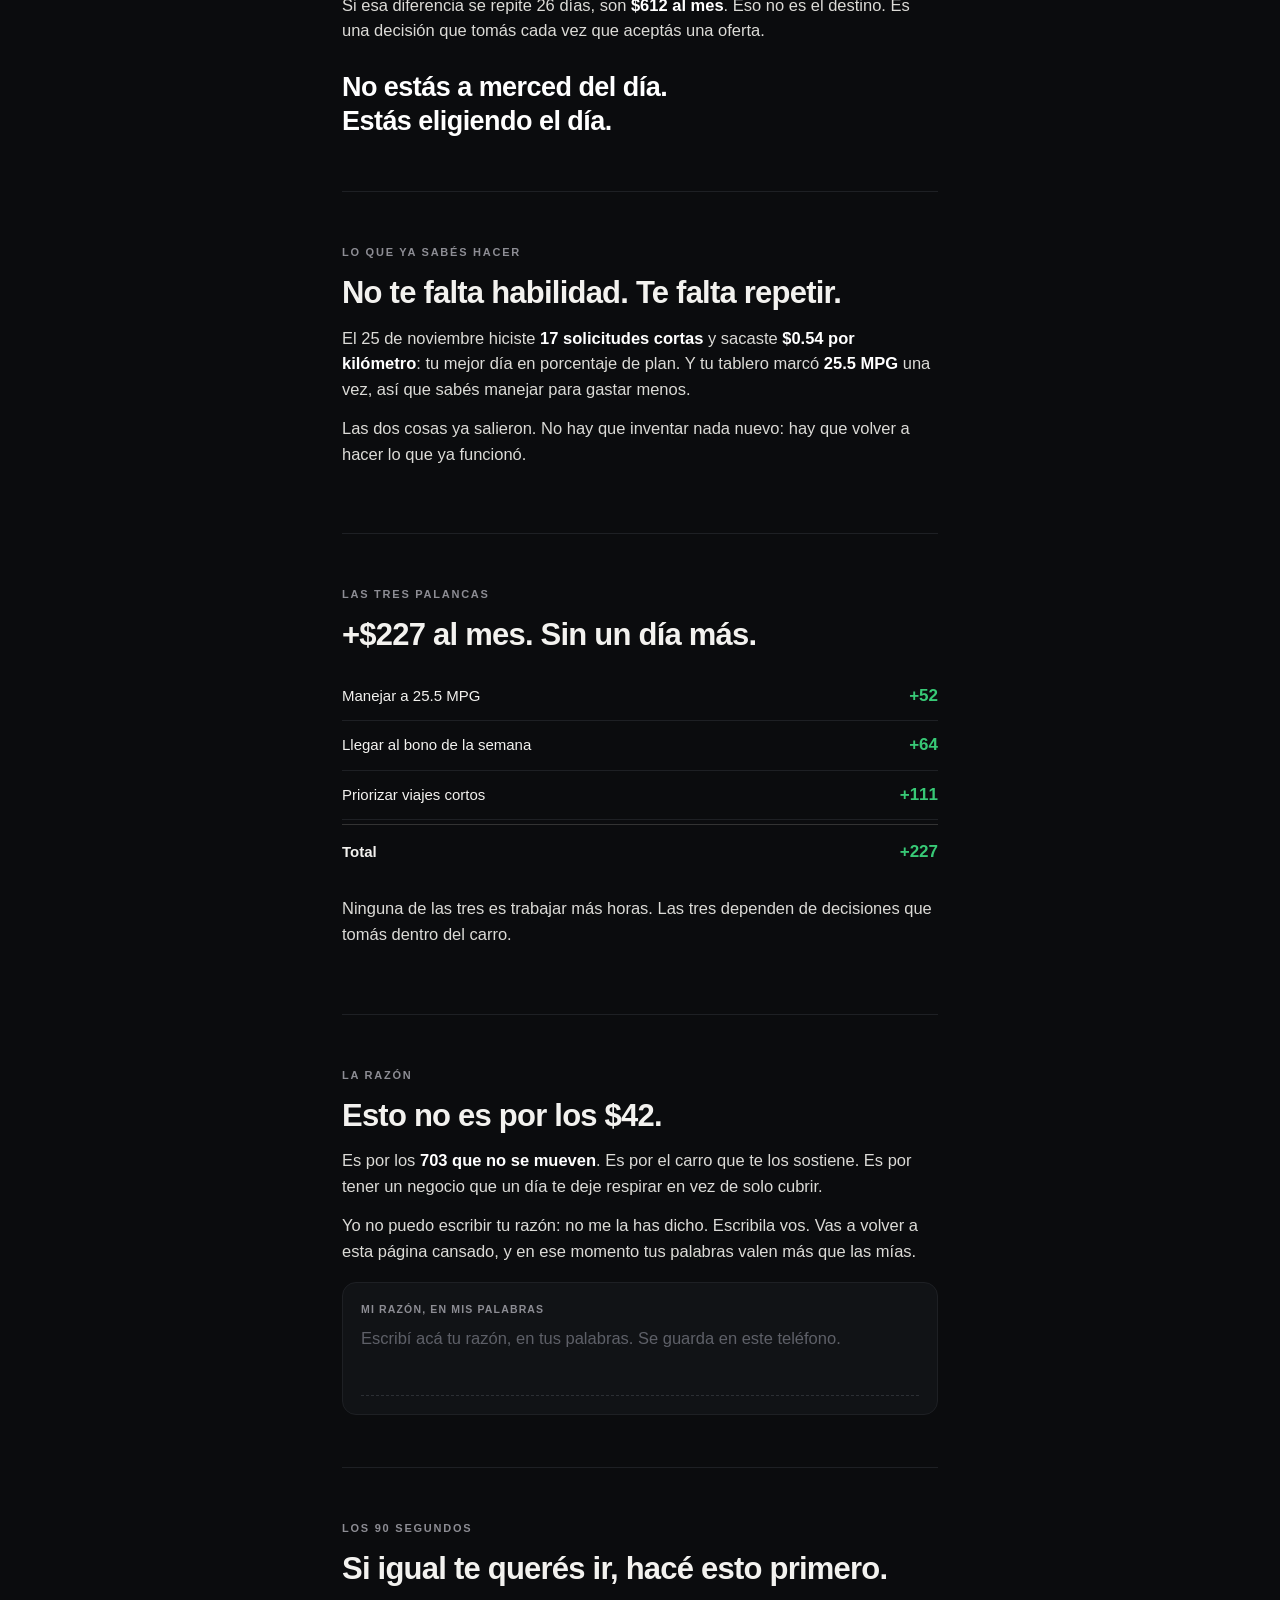
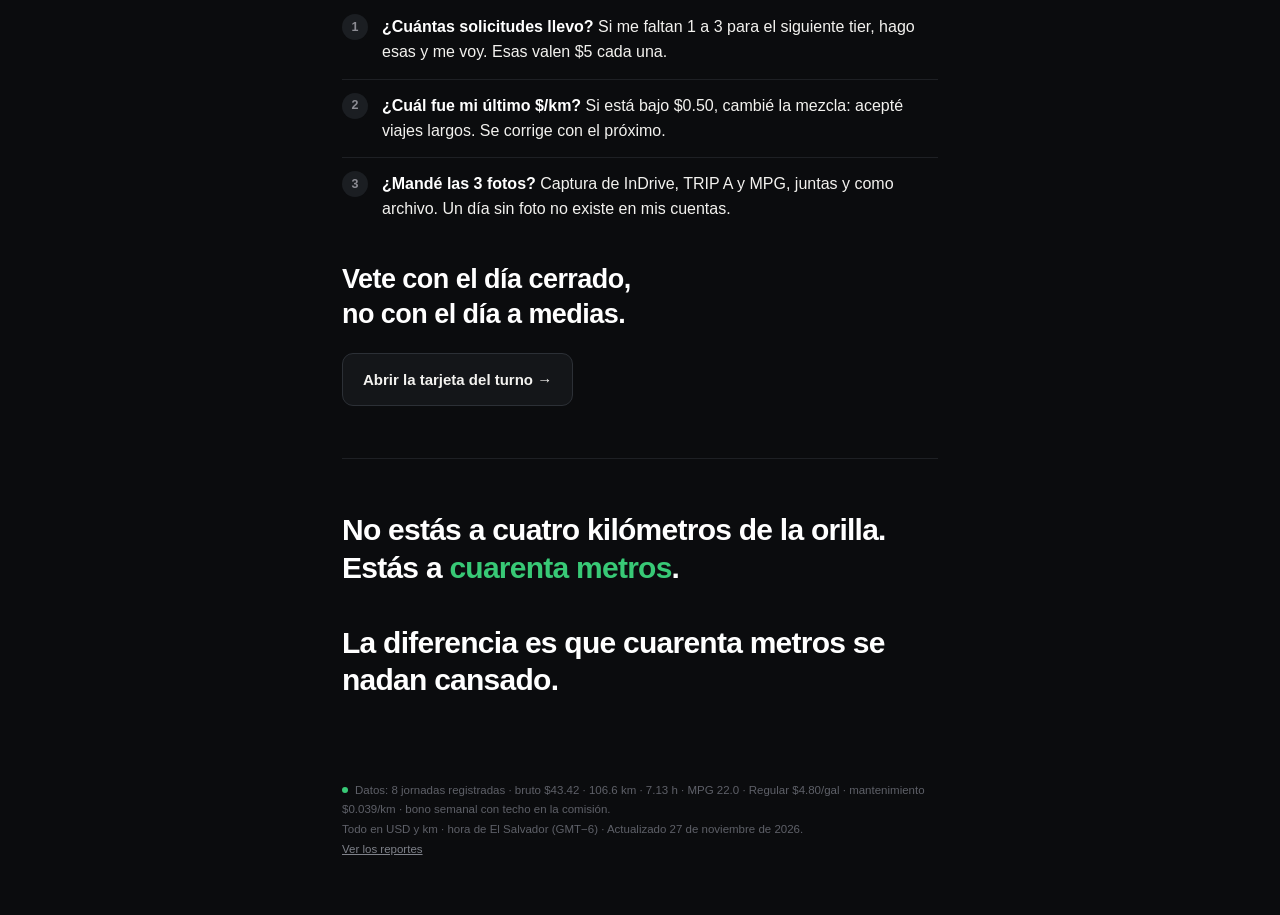
<file: porque.html>
<!DOCTYPE html>
<html lang="es">
<head>
<meta charset="utf-8">
<meta name="viewport" content="width=device-width, initial-scale=1">
<meta name="theme-color" content="#0b0c0e">
<title>Por qué hago esto · InDrive</title>
<link rel="icon" href="data:image/svg+xml,%3Csvg xmlns='http://www.w3.org/2000/svg' viewBox='0 0 32 32'%3E%3Crect width='32' height='32' rx='8' fill='%230b0c0e'/%3E%3Ccircle cx='16' cy='16' r='7' fill='%2338c976'/%3E%3C/svg%3E">
<style>
  :root{
    --bg:#0b0c0e; --ink:#f3f2ef; --muted:#8d8d94; --line:#1e2024;
    --ok:#38c976; --bad:#ff5c52; --warn:#f0b544;
  }
  *{box-sizing:border-box}
  html{-webkit-text-size-adjust:100%}
  body{
    margin:0;background:var(--bg);color:var(--ink);
    font-family:-apple-system,BlinkMacSystemFont,"Segoe UI",Roboto,Helvetica,Arial,sans-serif;
    -webkit-font-smoothing:antialiased;line-height:1.55;
  }
  .wrap{max-width:640px;margin:0 auto;padding:0 22px}
  section{padding:52px 0;border-bottom:1px solid var(--line)}
  section:last-of-type{border-bottom:none}
  .eyebrow{font-size:11px;letter-spacing:.16em;text-transform:uppercase;color:var(--muted);font-weight:650;margin:0 0 14px}
  h1{font-size:clamp(30px,8vw,42px);line-height:1.12;letter-spacing:-.03em;font-weight:760;margin:0 0 16px}
  h2{font-size:clamp(23px,6vw,31px);line-height:1.18;letter-spacing:-.025em;font-weight:730;margin:0 0 14px}
  p{font-size:16.5px;margin:0 0 14px;color:#dcdbd7}
  p.lead{font-size:18px;color:var(--ink)}
  strong{color:#fff;font-weight:680}
  .hero{padding-top:64px;padding-bottom:64px}
  .hero .kicker{font-size:12px;letter-spacing:.16em;text-transform:uppercase;color:var(--muted);font-weight:650;margin:0 0 18px}
  .nums{display:grid;grid-template-columns:1fr 1fr;gap:12px;margin:22px 0 6px}
  .n{border:1px solid var(--line);border-radius:14px;padding:15px 16px;background:#111316}
  .n .k{font-size:10.5px;letter-spacing:.11em;text-transform:uppercase;color:var(--muted);font-weight:650}
  .n .v{font-size:29px;font-weight:760;letter-spacing:-.035em;line-height:1.1;margin:6px 0 2px;font-variant-numeric:tabular-nums}
  .n .s{font-size:11.5px;color:var(--muted)}
  .neg{color:var(--bad)} .pos{color:var(--ok)}
  .punch{font-size:clamp(21px,5.4vw,27px);line-height:1.28;letter-spacing:-.02em;font-weight:730;margin:26px 0 0;color:#fff}
  .punch em{font-style:normal;color:var(--ok)}
  .ladder{margin:18px 0 0;padding:0;list-style:none}
  .ladder li{display:flex;justify-content:space-between;align-items:baseline;gap:16px;padding:11px 0;border-bottom:1px solid var(--line);font-size:15px}
  .ladder li:last-child{border-bottom:none}
  .ladder .amt{font-variant-numeric:tabular-nums;font-weight:730;color:var(--ok);font-size:17px}
  .ladder .tot{border-top:1px solid #333;margin-top:4px;padding-top:14px;font-weight:730}
  .why{background:#111316;border:1px solid var(--line);border-radius:14px;padding:18px;margin:18px 0 0}
  .why .lbl{font-size:10.5px;letter-spacing:.11em;text-transform:uppercase;color:var(--muted);font-weight:650;margin-bottom:8px}
  .why .ed{min-height:70px;outline:none;font-size:16.5px;color:#fff;border-bottom:1px dashed #2c2f34;padding-bottom:6px}
  .why .ed:empty::before{content:"Escribí acá tu razón, en tus palabras. Se guarda en este teléfono.";color:#5e6068}
  .q{margin:0;padding:0;list-style:none;counter-reset:q}
  .q li{position:relative;padding:14px 0 14px 40px;border-bottom:1px solid var(--line);font-size:16px}
  .q li:last-child{border-bottom:none}
  .q li::before{counter-increment:q;content:counter(q);position:absolute;left:0;top:13px;width:26px;height:26px;border-radius:50%;background:#1b1e22;color:var(--muted);font-size:12.5px;font-weight:700;display:flex;align-items:center;justify-content:center}
  .q b{color:#fff}
  .cta{display:inline-block;margin-top:22px;padding:14px 20px;border-radius:11px;border:1px solid #2c3036;color:var(--ink);text-decoration:none;font-size:15px;font-weight:650;background:#141619}
  .cta:active{background:#1c1f23}
  .close{font-size:clamp(22px,6vw,30px);line-height:1.25;letter-spacing:-.025em;font-weight:740;color:#fff;margin:0}
  .close span{color:var(--ok)}
  footer{padding:30px 0 56px;color:#5e6068;font-size:11.5px;line-height:1.7}
  footer a{color:#7f828a}
  .dot{display:inline-block;width:6px;height:6px;border-radius:50%;background:var(--ok);margin-right:7px;vertical-align:1px}
</style>
</head>
<body>
<div class="wrap">

<section class="hero">
  <p class="kicker">Victor · InDrive · para cuando quieras irte a casa</p>
  <h1>Hoy no te falta motivación.<br>Te falta perspectiva.</h1>
  <p class="lead">Esta página es un espejo, no un discurso. Tiene tus números reales y una sola pregunta: <strong>¿realmente voy a salir a flote?</strong></p>
</section>

<section>
  <p class="eyebrow">La respuesta corta</p>
  <h2>Sí. Pero no por aguantar.</h2>
  <p class="lead">Por <strong>margen</strong>. Tu negocio no está roto ni te está hundiendo: está calibrado al milímetro, y el milímetro lo movés vos.</p>
  <p>Este es el mes, con los datos de tus propias jornadas:</p>
  <div class="nums">
    <div class="n"><div class="k">Necesitás</div><div class="v">703</div><div class="s">gastos fijos</div></div>
    <div class="n"><div class="k">Levantás hoy</div><div class="v">646</div><div class="s">26 días, ya sin comisión</div></div>
    <div class="n"><div class="k">El hueco</div><div class="v neg">−57</div><div class="s">al mes</div></div>
    <div class="n"><div class="k">Con el bono</div><div class="v pos">+55</div><div class="s">y ya cubre</div></div>
  </div>
  <p class="punch">No estás quebrado. Estás a <em>57 dólares</em>.</p>
</section>

<section>
  <p class="eyebrow">Cuando querés irte temprano</p>
  <h2>Irse a casa tampoco es gratis.</h2>
  <p>Un día que no trabajás son <strong>unos $25 que no entran</strong>. Y los 703 no se mueven: la cuota del carro corre igual el domingo que el martes.</p>
  <p>Y hay una cosa que se pierde sin hacer ruido: el bono es <strong>semanal y escalonado</strong>. Si la semana se queda corta, no solo perdés ese día — perdés el bono, y la semana siguiente pagás la comisión completa.</p>
  <p class="punch">Irte temprano no te devuelve el tiempo.<br>Te cuesta la semana.</p>
</section>

<section>
  <p class="eyebrow">No es suerte</p>
  <h2>Mismo carro, misma ciudad, $23 de diferencia.</h2>
  <p>Tu mejor día dejó <strong>$39.45</strong>. El peor, <strong>$15.90</strong>. No cambió el clima ni la demanda: cambió la <strong>mezcla de viajes</strong>.</p>
  <p>Si esa diferencia se repite 26 días, son <strong>$612 al mes</strong>. Eso no es el destino. Es una decisión que tomás cada vez que aceptás una oferta.</p>
  <p class="punch">No estás a merced del día.<br>Estás eligiendo el día.</p>
</section>

<section>
  <p class="eyebrow">Lo que ya sabés hacer</p>
  <h2>No te falta habilidad. Te falta repetir.</h2>
  <p>El 25 de noviembre hiciste <strong>17 solicitudes cortas</strong> y sacaste <strong>$0.54 por kilómetro</strong>: tu mejor día en porcentaje de plan. Y tu tablero marcó <strong>25.5 MPG</strong> una vez, así que sabés manejar para gastar menos.</p>
  <p>Las dos cosas ya salieron. No hay que inventar nada nuevo: hay que volver a hacer lo que ya funcionó.</p>
</section>

<section>
  <p class="eyebrow">Las tres palancas</p>
  <h2>+$227 al mes. Sin un día más.</h2>
  <ul class="ladder">
    <li><span>Manejar a 25.5 MPG</span><span class="amt">+52</span></li>
    <li><span>Llegar al bono de la semana</span><span class="amt">+64</span></li>
    <li><span>Priorizar viajes cortos</span><span class="amt">+111</span></li>
    <li class="tot"><span>Total</span><span class="amt">+227</span></li>
  </ul>
  <p style="margin-top:20px">Ninguna de las tres es trabajar más horas. Las tres dependen de decisiones que tomás dentro del carro.</p>
</section>

<section>
  <p class="eyebrow">La razón</p>
  <h2>Esto no es por los $42.</h2>
  <p>Es por los <strong>703 que no se mueven</strong>. Es por el carro que te los sostiene. Es por tener un negocio que un día te deje respirar en vez de solo cubrir.</p>
  <p>Yo no puedo escribir tu razón: no me la has dicho. Escribila vos. Vas a volver a esta página cansado, y en ese momento tus palabras valen más que las mías.</p>
  <div class="why">
    <div class="lbl">Mi razón, en mis palabras</div>
    <div class="ed" id="razon" contenteditable="true" spellcheck="false"></div>
  </div>
</section>

<section>
  <p class="eyebrow">Los 90 segundos</p>
  <h2>Si igual te querés ir, hacé esto primero.</h2>
  <ul class="q">
    <li><b>¿Cuántas solicitudes llevo?</b> Si me faltan 1 a 3 para el siguiente tier, hago esas y me voy. Esas valen $5 cada una.</li>
    <li><b>¿Cuál fue mi último $/km?</b> Si está bajo $0.50, cambié la mezcla: acepté viajes largos. Se corrige con el próximo.</li>
    <li><b>¿Mandé las 3 fotos?</b> Captura de InDrive, TRIP A y MPG, juntas y como archivo. Un día sin foto no existe en mis cuentas.</li>
  </ul>
  <p class="punch">Vete con el día cerrado,<br>no con el día a medias.</p>
  <a class="cta" href="metas.html">Abrir la tarjeta del turno →</a>
</section>

<section>
  <p class="close">No estás a cuatro kilómetros de la orilla.<br>Estás a <span>cuarenta metros</span>.<br><br>La diferencia es que cuarenta metros se nadan cansado.</p>
</section>

<footer>
  <span class="dot"></span>Datos: 8 jornadas registradas · bruto $43.42 · 106.6 km · 7.13 h · MPG 22.0 · Regular $4.80/gal · mantenimiento $0.039/km · bono semanal con techo en la comisión.<br>
  Todo en USD y km · hora de El Salvador (GMT−6) · Actualizado 27 de noviembre de 2026.<br>
  <a href="./">Ver los reportes</a>
</footer>

</div>
<script>
  (function(){
    var el = document.getElementById('razon');
    if(!el) return;
    try { el.textContent = localStorage.getItem('indrive-razon') || ''; } catch(e){}
    el.addEventListener('input', function(){
      try { localStorage.setItem('indrive-razon', el.textContent); } catch(e){}
    });
  })();
</script>
</body>
</html>
</file>
<file: assets/reportes.css>
/* generado por build-reportes.py — no editar a mano */
:root{--bg:#0e1117;--panel:#161b24;--panel2:#1d2430;--tx:#e8edf5;--tx2:#98a4b8;--line:#242c3a;--azul:#4f8cff;--verde:#3ddc84}
@media (prefers-color-scheme:light){:root{--bg:#f6f7f9;--panel:#fff;--panel2:#f0f2f5;--tx:#131720;--tx2:#5b6577;--line:#e2e6ec}}
*{box-sizing:border-box}
body{margin:0;background:var(--bg);color:var(--tx);font:15px/1.55 -apple-system,BlinkMacSystemFont,"Segoe UI",Roboto,Helvetica,Arial,sans-serif;-webkit-font-smoothing:antialiased}
a{color:var(--azul);text-decoration:none}a:hover{text-decoration:underline}
.wrap{max-width:960px;margin:0 auto;padding:24px 18px 64px}
header.top{display:flex;align-items:baseline;justify-content:space-between;flex-wrap:wrap;gap:8px;margin-bottom:6px}
h1{font-size:26px;letter-spacing:-.02em;margin:0}
h2{font-size:17px;margin:34px 0 10px;letter-spacing:-.01em}
.sub{color:var(--tx2);font-size:13px;margin:2px 0 22px}
nav{display:flex;gap:16px;flex-wrap:wrap;font-size:14px}
nav a{color:var(--tx2);padding-bottom:2px;border-bottom:1px solid transparent}
nav a.on{color:var(--tx);border-color:var(--azul)}
.kpis{display:grid;grid-template-columns:repeat(auto-fit,minmax(150px,1fr));gap:10px}
.kpi{background:var(--panel);border:1px solid var(--line);border-radius:10px;padding:13px 14px}
.kpi .l{color:var(--tx2);font-size:11px;text-transform:uppercase;letter-spacing:.07em}
.kpi .v{font-size:22px;font-weight:650;letter-spacing:-.02em;margin-top:3px;font-variant-numeric:tabular-nums}
.kpi .d{color:var(--tx2);font-size:12px;margin-top:2px}
.card{background:var(--panel);border:1px solid var(--line);border-radius:10px;padding:14px;margin-top:10px}
table{width:100%;border-collapse:collapse;font-size:13.5px;font-variant-numeric:tabular-nums}
th,td{text-align:right;padding:7px 8px;border-bottom:1px solid var(--line);white-space:nowrap}
th{color:var(--tx2);font-weight:600;font-size:11px;text-transform:uppercase;letter-spacing:.05em}
th:first-child,td:first-child{text-align:left}
tr:last-child td{border-bottom:0}
tbody tr:hover{background:var(--panel2)}
.scroll{overflow-x:auto;-webkit-overflow-scrolling:touch}
.chart{width:100%;height:auto;color:var(--tx);display:block}
.eje{fill:var(--tx2);font-size:11px}
.eje.valor{font-size:11.5px}
.vacio{color:var(--tx2);font-size:13px;margin:6px 0}
.pos{color:var(--verde)}.neg{color:#ff6b6b}
footer{margin-top:44px;color:var(--tx2);font-size:12px;border-top:1px solid var(--line);padding-top:14px}
.aviso{background:var(--panel2);border-left:3px solid var(--azul);padding:10px 12px;border-radius:6px;font-size:13px;color:var(--tx2);margin-top:14px}
.leyenda{display:flex;gap:18px;flex-wrap:wrap;align-items:center;font-size:13px;color:var(--tx2);margin-bottom:8px}
.leyenda b{color:var(--tx);font-variant-numeric:tabular-nums}
.punto{display:inline-block;width:9px;height:9px;border-radius:50%;margin-right:6px}
.punto.verde{background:#3ddc84}
.punto.rojo{background:#ff6b6b}
.leyenda .hueco{margin-left:auto;border-left:1px solid var(--line);padding-left:16px}
.nota{color:var(--tx2);font-size:12.5px;margin:6px 0 0}
.chartbox{position:relative}
.tip{position:absolute;top:4px;pointer-events:none;background:var(--panel2);border:1px solid var(--line);border-radius:7px;padding:7px 9px;font-size:12px;line-height:1.45;box-shadow:0 6px 18px rgba(0,0,0,.28);white-space:nowrap;z-index:3}
.tip .h{color:var(--tx2);margin-bottom:3px;font-variant-numeric:tabular-nums}
.tip .f{display:flex;gap:12px;justify-content:space-between;font-variant-numeric:tabular-nums}
.tip .f b{font-weight:600}
.tip .v{color:var(--verde)}.tip .r{color:#ff6b6b}
.tip .c{margin-top:3px;padding-top:3px;border-top:1px solid var(--line);font-variant-numeric:tabular-nums}
</file>
